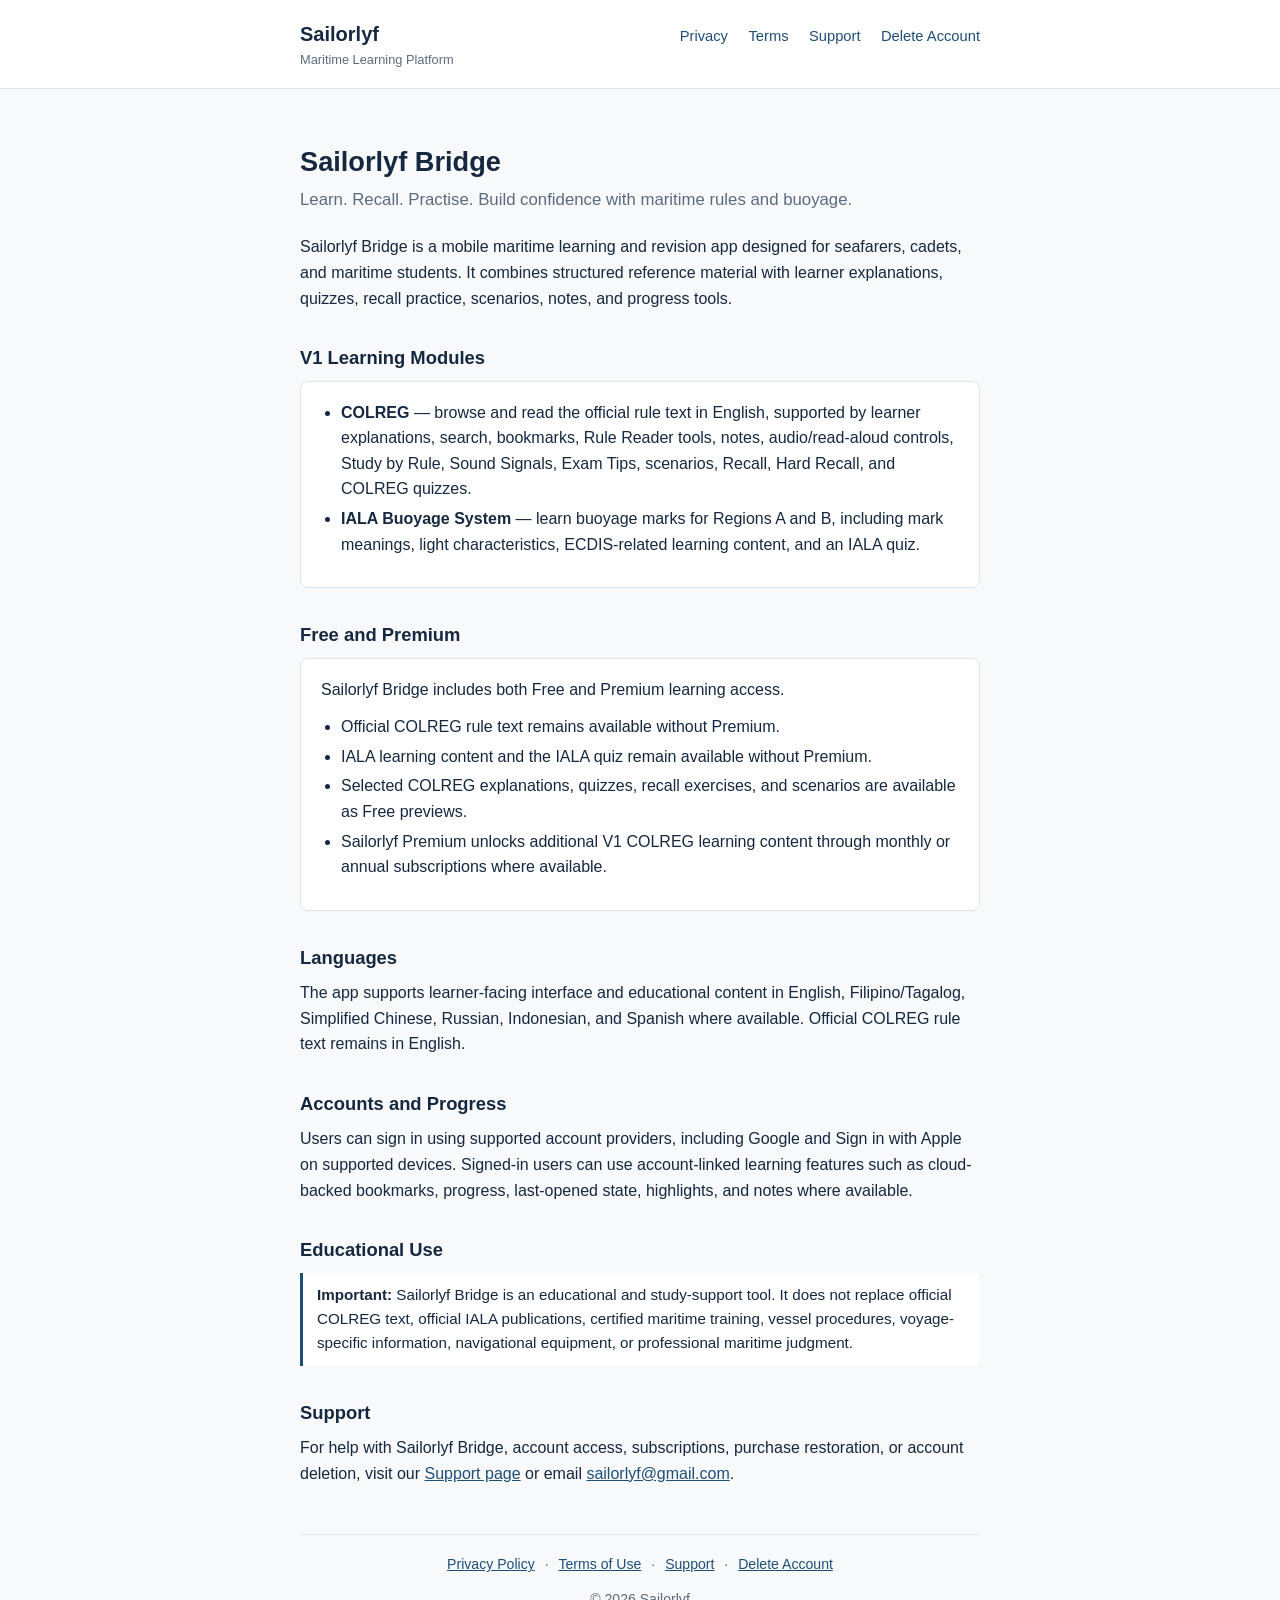
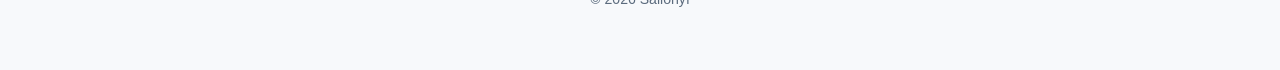
<file: index.html>
<!DOCTYPE html>
<html lang="en">
<head>
  <meta charset="utf-8">
  <meta name="viewport" content="width=device-width, initial-scale=1">
  <meta name="description" content="Sailorlyf Bridge — a maritime learning and revision app for seafarers, cadets, and maritime students.">
  <title>Sailorlyf Bridge — Maritime Learning & Revision</title>
  <link rel="stylesheet" href="styles.css">
</head>
<body>
  <header class="site-header">
    <div class="container">
      <a class="brand" href="/">Sailorlyf<span class="tagline">Maritime Learning Platform</span></a>
      <nav class="site-nav">
        <a href="/privacy/">Privacy</a>
        <a href="/terms/">Terms</a>
        <a href="/support/">Support</a>
        <a href="/delete-account/">Delete Account</a>
      </nav>
    </div>
  </header>

  <main class="container">
    <h1>Sailorlyf Bridge</h1>
    <p class="subtitle">Learn. Recall. Practise. Build confidence with maritime rules and buoyage.</p>

    <p>Sailorlyf Bridge is a mobile maritime learning and revision app designed for seafarers, cadets, and maritime students. It combines structured reference material with learner explanations, quizzes, recall practice, scenarios, notes, and progress tools.</p>

    <h2>V1 Learning Modules</h2>
    <div class="card">
      <ul>
        <li><strong>COLREG</strong> — browse and read the official rule text in English, supported by learner explanations, search, bookmarks, Rule Reader tools, notes, audio/read-aloud controls, Study by Rule, Sound Signals, Exam Tips, scenarios, Recall, Hard Recall, and COLREG quizzes.</li>
        <li><strong>IALA Buoyage System</strong> — learn buoyage marks for Regions A and B, including mark meanings, light characteristics, ECDIS-related learning content, and an IALA quiz.</li>
      </ul>
    </div>

    <h2>Free and Premium</h2>
    <div class="card">
      <p>Sailorlyf Bridge includes both Free and Premium learning access.</p>
      <ul>
        <li>Official COLREG rule text remains available without Premium.</li>
        <li>IALA learning content and the IALA quiz remain available without Premium.</li>
        <li>Selected COLREG explanations, quizzes, recall exercises, and scenarios are available as Free previews.</li>
        <li>Sailorlyf Premium unlocks additional V1 COLREG learning content through monthly or annual subscriptions where available.</li>
      </ul>
    </div>

    <h2>Languages</h2>
    <p>The app supports learner-facing interface and educational content in English, Filipino/Tagalog, Simplified Chinese, Russian, Indonesian, and Spanish where available. Official COLREG rule text remains in English.</p>

    <h2>Accounts and Progress</h2>
    <p>Users can sign in using supported account providers, including Google and Sign in with Apple on supported devices. Signed-in users can use account-linked learning features such as cloud-backed bookmarks, progress, last-opened state, highlights, and notes where available.</p>

    <h2>Educational Use</h2>
    <div class="note">
      <strong>Important:</strong> Sailorlyf Bridge is an educational and study-support tool. It does not replace official COLREG text, official IALA publications, certified maritime training, vessel procedures, voyage-specific information, navigational equipment, or professional maritime judgment.
    </div>

    <h2>Support</h2>
    <p>For help with Sailorlyf Bridge, account access, subscriptions, purchase restoration, or account deletion, visit our <a href="/support/">Support page</a> or email <a href="mailto:sailorlyf@gmail.com">sailorlyf@gmail.com</a>.</p>

    <footer class="site-footer">
      <p>
        <a href="/privacy/">Privacy Policy</a> ·
        <a href="/terms/">Terms of Use</a> ·
        <a href="/support/">Support</a> ·
        <a href="/delete-account/">Delete Account</a>
      </p>
      <p>&copy; 2026 Sailorlyf</p>
    </footer>
  </main>
</body>
</html>
</file>
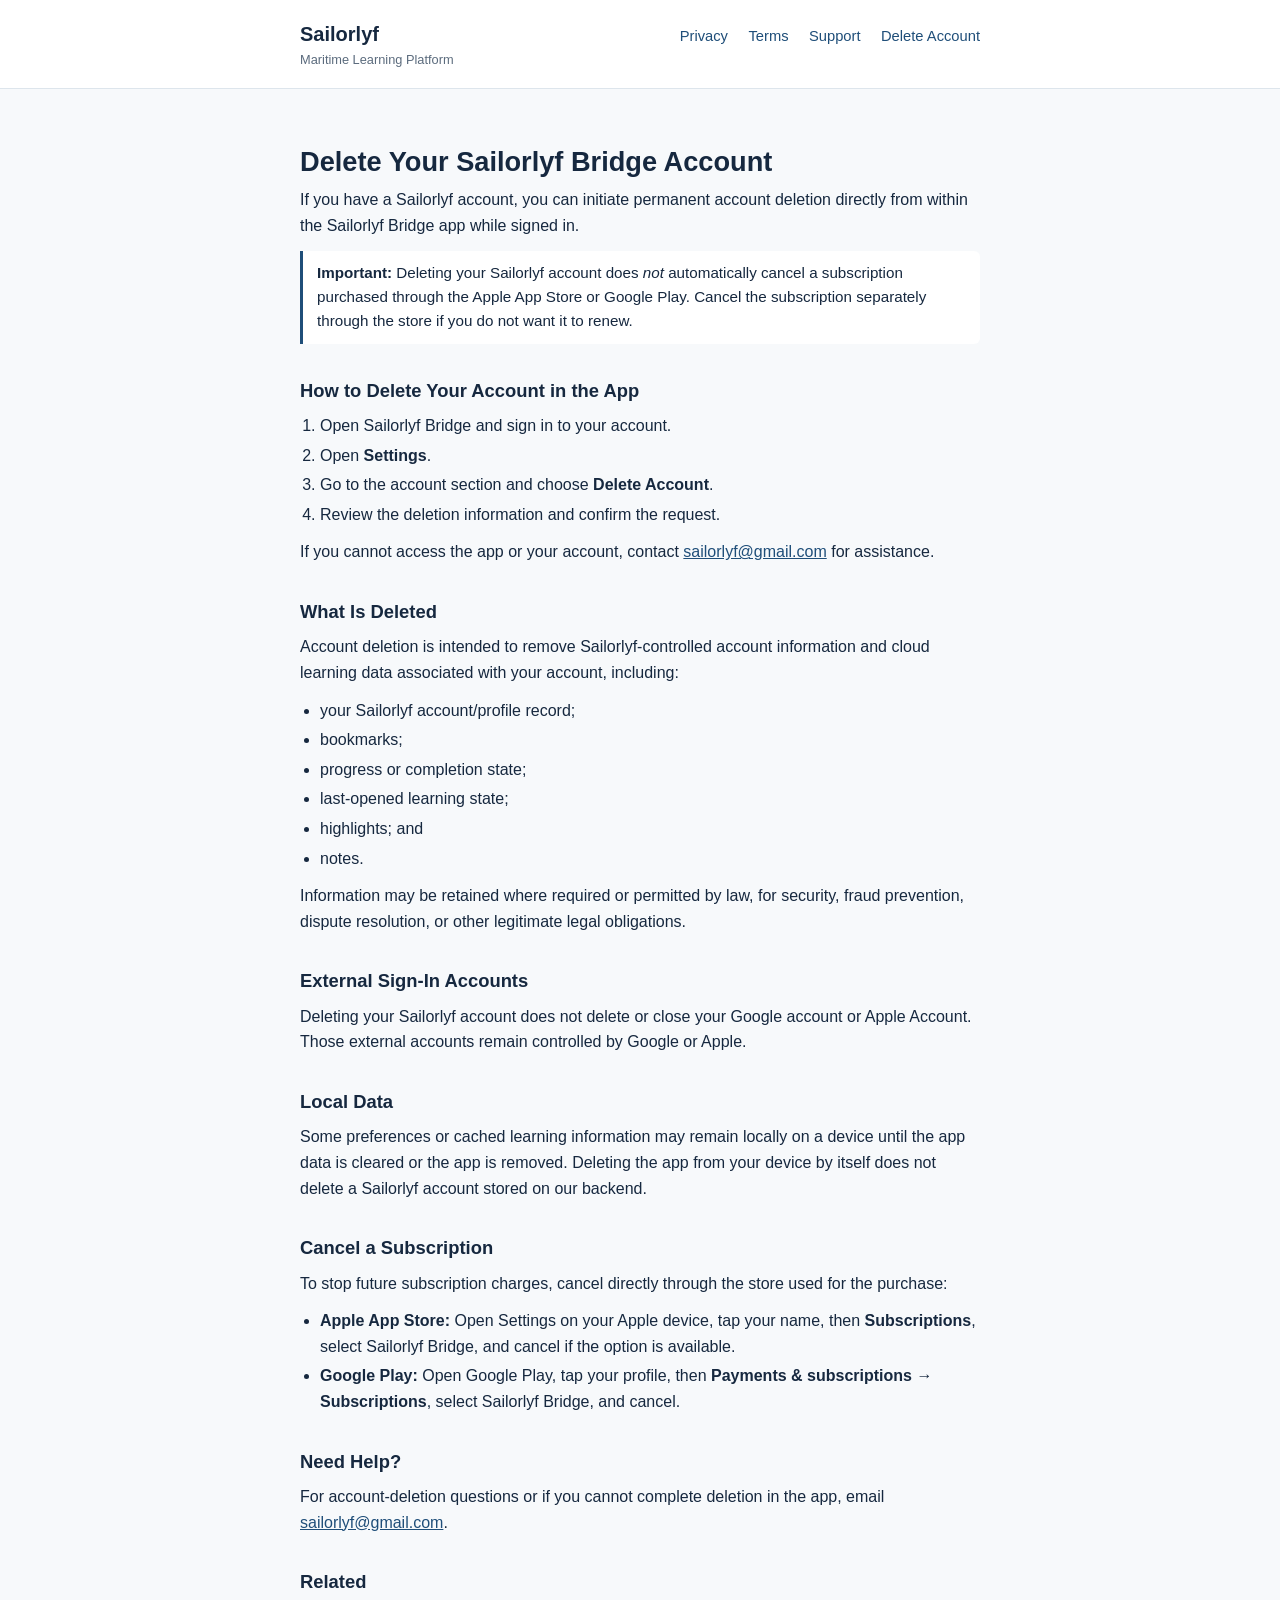
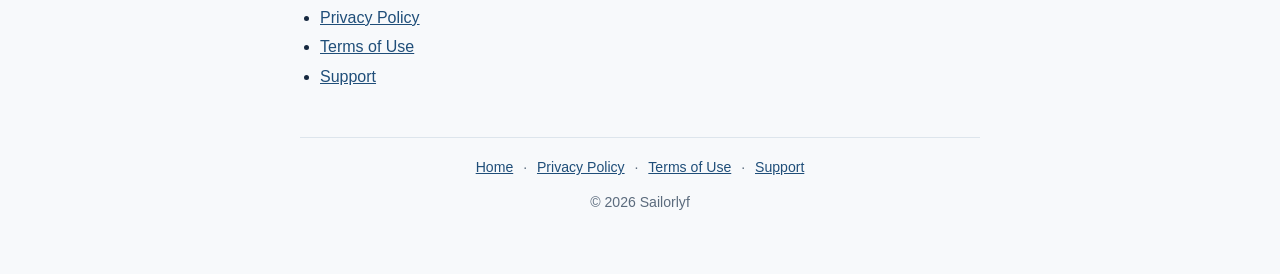
<file: delete-account/index.html>
<!DOCTYPE html>
<html lang="en">
<head>
  <meta charset="utf-8">
  <meta name="viewport" content="width=device-width, initial-scale=1">
  <meta name="description" content="How to delete your Sailorlyf Bridge account and associated data.">
  <title>Delete Your Sailorlyf Bridge Account</title>
  <link rel="stylesheet" href="../styles.css">
</head>
<body>
  <header class="site-header">
    <div class="container">
      <a class="brand" href="/">Sailorlyf<span class="tagline">Maritime Learning Platform</span></a>
      <nav class="site-nav">
        <a href="/privacy/">Privacy</a>
        <a href="/terms/">Terms</a>
        <a href="/support/">Support</a>
        <a href="/delete-account/">Delete Account</a>
      </nav>
    </div>
  </header>

  <main class="container">
    <h1>Delete Your Sailorlyf Bridge Account</h1>

    <p>If you have a Sailorlyf account, you can initiate permanent account deletion directly from within the Sailorlyf Bridge app while signed in.</p>

    <div class="note">
      <strong>Important:</strong> Deleting your Sailorlyf account does <em>not</em> automatically cancel a subscription purchased through the Apple App Store or Google Play. Cancel the subscription separately through the store if you do not want it to renew.
    </div>

    <h2>How to Delete Your Account in the App</h2>
    <ol>
      <li>Open Sailorlyf Bridge and sign in to your account.</li>
      <li>Open <strong>Settings</strong>.</li>
      <li>Go to the account section and choose <strong>Delete Account</strong>.</li>
      <li>Review the deletion information and confirm the request.</li>
    </ol>
    <p>If you cannot access the app or your account, contact <a href="mailto:sailorlyf@gmail.com?subject=Sailorlyf%20Account%20Deletion%20Request">sailorlyf@gmail.com</a> for assistance.</p>

    <h2>What Is Deleted</h2>
    <p>Account deletion is intended to remove Sailorlyf-controlled account information and cloud learning data associated with your account, including:</p>
    <ul>
      <li>your Sailorlyf account/profile record;</li>
      <li>bookmarks;</li>
      <li>progress or completion state;</li>
      <li>last-opened learning state;</li>
      <li>highlights; and</li>
      <li>notes.</li>
    </ul>
    <p>Information may be retained where required or permitted by law, for security, fraud prevention, dispute resolution, or other legitimate legal obligations.</p>

    <h2>External Sign-In Accounts</h2>
    <p>Deleting your Sailorlyf account does not delete or close your Google account or Apple Account. Those external accounts remain controlled by Google or Apple.</p>

    <h2>Local Data</h2>
    <p>Some preferences or cached learning information may remain locally on a device until the app data is cleared or the app is removed. Deleting the app from your device by itself does not delete a Sailorlyf account stored on our backend.</p>

    <h2>Cancel a Subscription</h2>
    <p>To stop future subscription charges, cancel directly through the store used for the purchase:</p>
    <ul>
      <li><strong>Apple App Store:</strong> Open Settings on your Apple device, tap your name, then <strong>Subscriptions</strong>, select Sailorlyf Bridge, and cancel if the option is available.</li>
      <li><strong>Google Play:</strong> Open Google Play, tap your profile, then <strong>Payments &amp; subscriptions</strong> → <strong>Subscriptions</strong>, select Sailorlyf Bridge, and cancel.</li>
    </ul>

    <h2>Need Help?</h2>
    <p>For account-deletion questions or if you cannot complete deletion in the app, email <a href="mailto:sailorlyf@gmail.com">sailorlyf@gmail.com</a>.</p>

    <h2>Related</h2>
    <ul>
      <li><a href="/privacy/">Privacy Policy</a></li>
      <li><a href="/terms/">Terms of Use</a></li>
      <li><a href="/support/">Support</a></li>
    </ul>

    <footer class="site-footer">
      <p>
        <a href="/">Home</a> ·
        <a href="/privacy/">Privacy Policy</a> ·
        <a href="/terms/">Terms of Use</a> ·
        <a href="/support/">Support</a>
      </p>
      <p>&copy; 2026 Sailorlyf</p>
    </footer>
  </main>
</body>
</html>
</file>
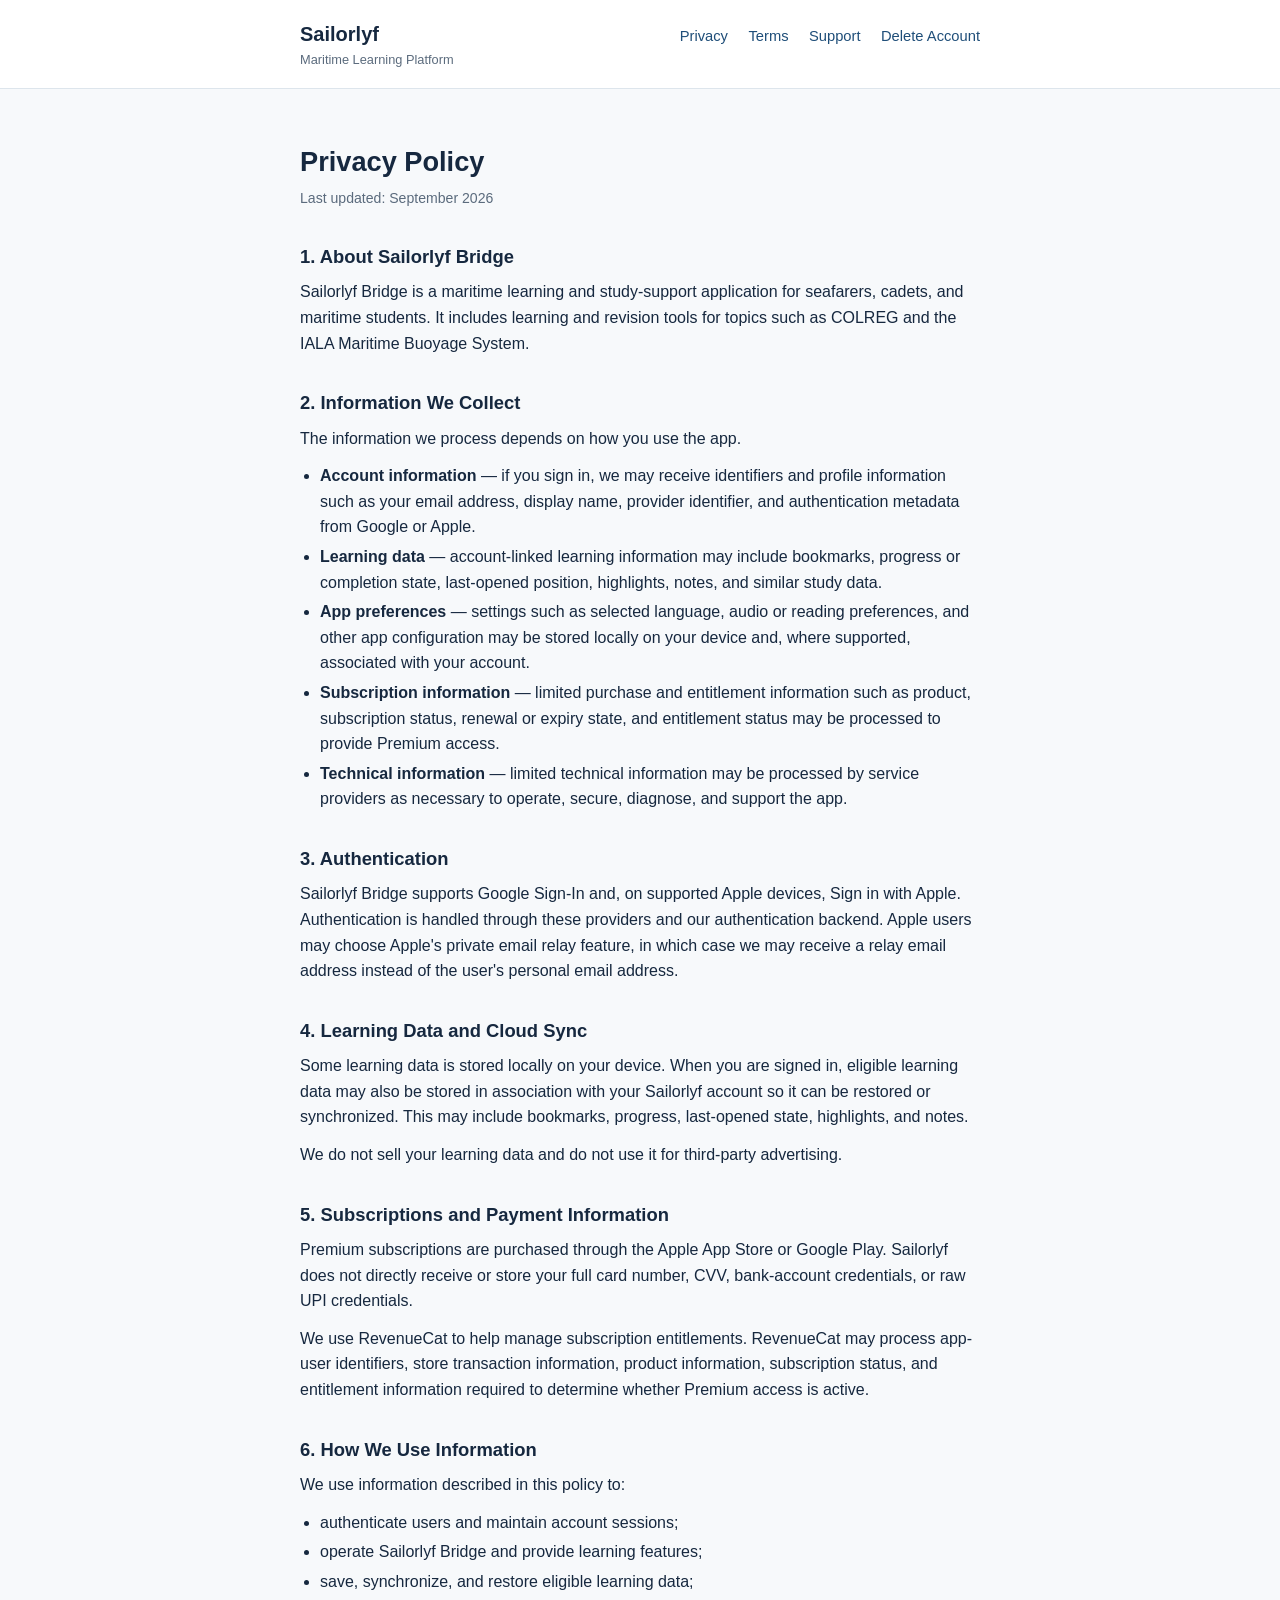
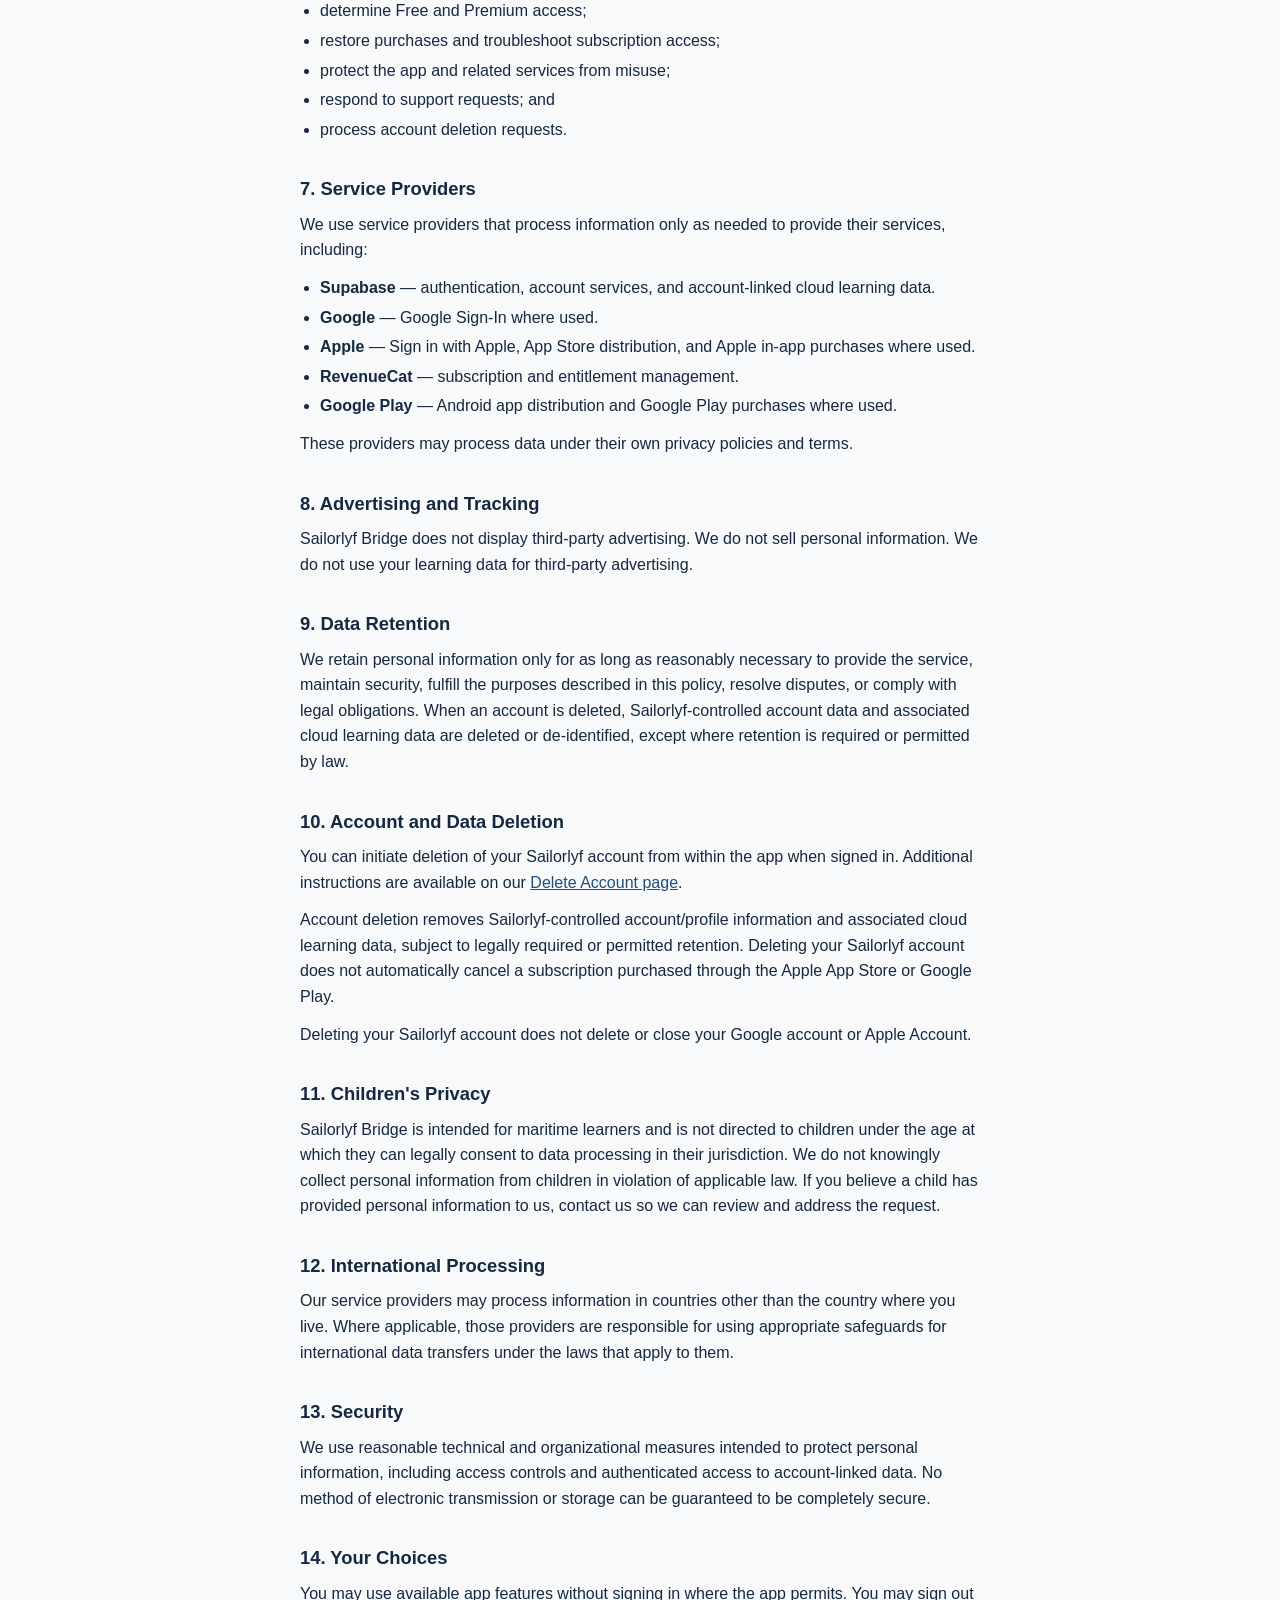
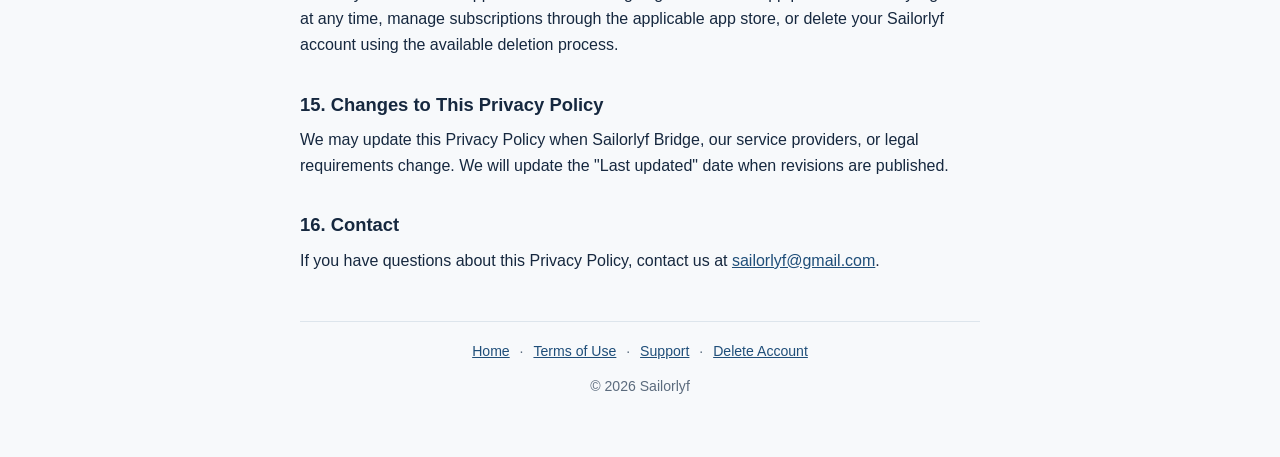
<file: privacy/index.html>
<!DOCTYPE html>
<html lang="en">
<head>
  <meta charset="utf-8">
  <meta name="viewport" content="width=device-width, initial-scale=1">
  <meta name="description" content="Privacy Policy for Sailorlyf Bridge.">
  <title>Privacy Policy — Sailorlyf Bridge</title>
  <link rel="stylesheet" href="../styles.css">
</head>
<body>
  <header class="site-header">
    <div class="container">
      <a class="brand" href="/">Sailorlyf<span class="tagline">Maritime Learning Platform</span></a>
      <nav class="site-nav">
        <a href="/privacy/">Privacy</a>
        <a href="/terms/">Terms</a>
        <a href="/support/">Support</a>
        <a href="/delete-account/">Delete Account</a>
      </nav>
    </div>
  </header>

  <main class="container">
    <h1>Privacy Policy</h1>
    <p class="meta">Last updated: September 2026</p>

    <h2>1. About Sailorlyf Bridge</h2>
    <p>Sailorlyf Bridge is a maritime learning and study-support application for seafarers, cadets, and maritime students. It includes learning and revision tools for topics such as COLREG and the IALA Maritime Buoyage System.</p>

    <h2>2. Information We Collect</h2>
    <p>The information we process depends on how you use the app.</p>
    <ul>
      <li><strong>Account information</strong> — if you sign in, we may receive identifiers and profile information such as your email address, display name, provider identifier, and authentication metadata from Google or Apple.</li>
      <li><strong>Learning data</strong> — account-linked learning information may include bookmarks, progress or completion state, last-opened position, highlights, notes, and similar study data.</li>
      <li><strong>App preferences</strong> — settings such as selected language, audio or reading preferences, and other app configuration may be stored locally on your device and, where supported, associated with your account.</li>
      <li><strong>Subscription information</strong> — limited purchase and entitlement information such as product, subscription status, renewal or expiry state, and entitlement status may be processed to provide Premium access.</li>
      <li><strong>Technical information</strong> — limited technical information may be processed by service providers as necessary to operate, secure, diagnose, and support the app.</li>
    </ul>

    <h2>3. Authentication</h2>
    <p>Sailorlyf Bridge supports Google Sign-In and, on supported Apple devices, Sign in with Apple. Authentication is handled through these providers and our authentication backend. Apple users may choose Apple's private email relay feature, in which case we may receive a relay email address instead of the user's personal email address.</p>

    <h2>4. Learning Data and Cloud Sync</h2>
    <p>Some learning data is stored locally on your device. When you are signed in, eligible learning data may also be stored in association with your Sailorlyf account so it can be restored or synchronized. This may include bookmarks, progress, last-opened state, highlights, and notes.</p>
    <p>We do not sell your learning data and do not use it for third-party advertising.</p>

    <h2>5. Subscriptions and Payment Information</h2>
    <p>Premium subscriptions are purchased through the Apple App Store or Google Play. Sailorlyf does not directly receive or store your full card number, CVV, bank-account credentials, or raw UPI credentials.</p>
    <p>We use RevenueCat to help manage subscription entitlements. RevenueCat may process app-user identifiers, store transaction information, product information, subscription status, and entitlement information required to determine whether Premium access is active.</p>

    <h2>6. How We Use Information</h2>
    <p>We use information described in this policy to:</p>
    <ul>
      <li>authenticate users and maintain account sessions;</li>
      <li>operate Sailorlyf Bridge and provide learning features;</li>
      <li>save, synchronize, and restore eligible learning data;</li>
      <li>determine Free and Premium access;</li>
      <li>restore purchases and troubleshoot subscription access;</li>
      <li>protect the app and related services from misuse;</li>
      <li>respond to support requests; and</li>
      <li>process account deletion requests.</li>
    </ul>

    <h2>7. Service Providers</h2>
    <p>We use service providers that process information only as needed to provide their services, including:</p>
    <ul>
      <li><strong>Supabase</strong> — authentication, account services, and account-linked cloud learning data.</li>
      <li><strong>Google</strong> — Google Sign-In where used.</li>
      <li><strong>Apple</strong> — Sign in with Apple, App Store distribution, and Apple in-app purchases where used.</li>
      <li><strong>RevenueCat</strong> — subscription and entitlement management.</li>
      <li><strong>Google Play</strong> — Android app distribution and Google Play purchases where used.</li>
    </ul>
    <p>These providers may process data under their own privacy policies and terms.</p>

    <h2>8. Advertising and Tracking</h2>
    <p>Sailorlyf Bridge does not display third-party advertising. We do not sell personal information. We do not use your learning data for third-party advertising.</p>

    <h2>9. Data Retention</h2>
    <p>We retain personal information only for as long as reasonably necessary to provide the service, maintain security, fulfill the purposes described in this policy, resolve disputes, or comply with legal obligations. When an account is deleted, Sailorlyf-controlled account data and associated cloud learning data are deleted or de-identified, except where retention is required or permitted by law.</p>

    <h2>10. Account and Data Deletion</h2>
    <p>You can initiate deletion of your Sailorlyf account from within the app when signed in. Additional instructions are available on our <a href="/delete-account/">Delete Account page</a>.</p>
    <p>Account deletion removes Sailorlyf-controlled account/profile information and associated cloud learning data, subject to legally required or permitted retention. Deleting your Sailorlyf account does not automatically cancel a subscription purchased through the Apple App Store or Google Play.</p>
    <p>Deleting your Sailorlyf account does not delete or close your Google account or Apple Account.</p>

    <h2>11. Children's Privacy</h2>
    <p>Sailorlyf Bridge is intended for maritime learners and is not directed to children under the age at which they can legally consent to data processing in their jurisdiction. We do not knowingly collect personal information from children in violation of applicable law. If you believe a child has provided personal information to us, contact us so we can review and address the request.</p>

    <h2>12. International Processing</h2>
    <p>Our service providers may process information in countries other than the country where you live. Where applicable, those providers are responsible for using appropriate safeguards for international data transfers under the laws that apply to them.</p>

    <h2>13. Security</h2>
    <p>We use reasonable technical and organizational measures intended to protect personal information, including access controls and authenticated access to account-linked data. No method of electronic transmission or storage can be guaranteed to be completely secure.</p>

    <h2>14. Your Choices</h2>
    <p>You may use available app features without signing in where the app permits. You may sign out at any time, manage subscriptions through the applicable app store, or delete your Sailorlyf account using the available deletion process.</p>

    <h2>15. Changes to This Privacy Policy</h2>
    <p>We may update this Privacy Policy when Sailorlyf Bridge, our service providers, or legal requirements change. We will update the "Last updated" date when revisions are published.</p>

    <h2>16. Contact</h2>
    <p>If you have questions about this Privacy Policy, contact us at <a href="mailto:sailorlyf@gmail.com">sailorlyf@gmail.com</a>.</p>

    <footer class="site-footer">
      <p>
        <a href="/">Home</a> ·
        <a href="/terms/">Terms of Use</a> ·
        <a href="/support/">Support</a> ·
        <a href="/delete-account/">Delete Account</a>
      </p>
      <p>&copy; 2026 Sailorlyf</p>
    </footer>
  </main>
</body>
</html>
</file>
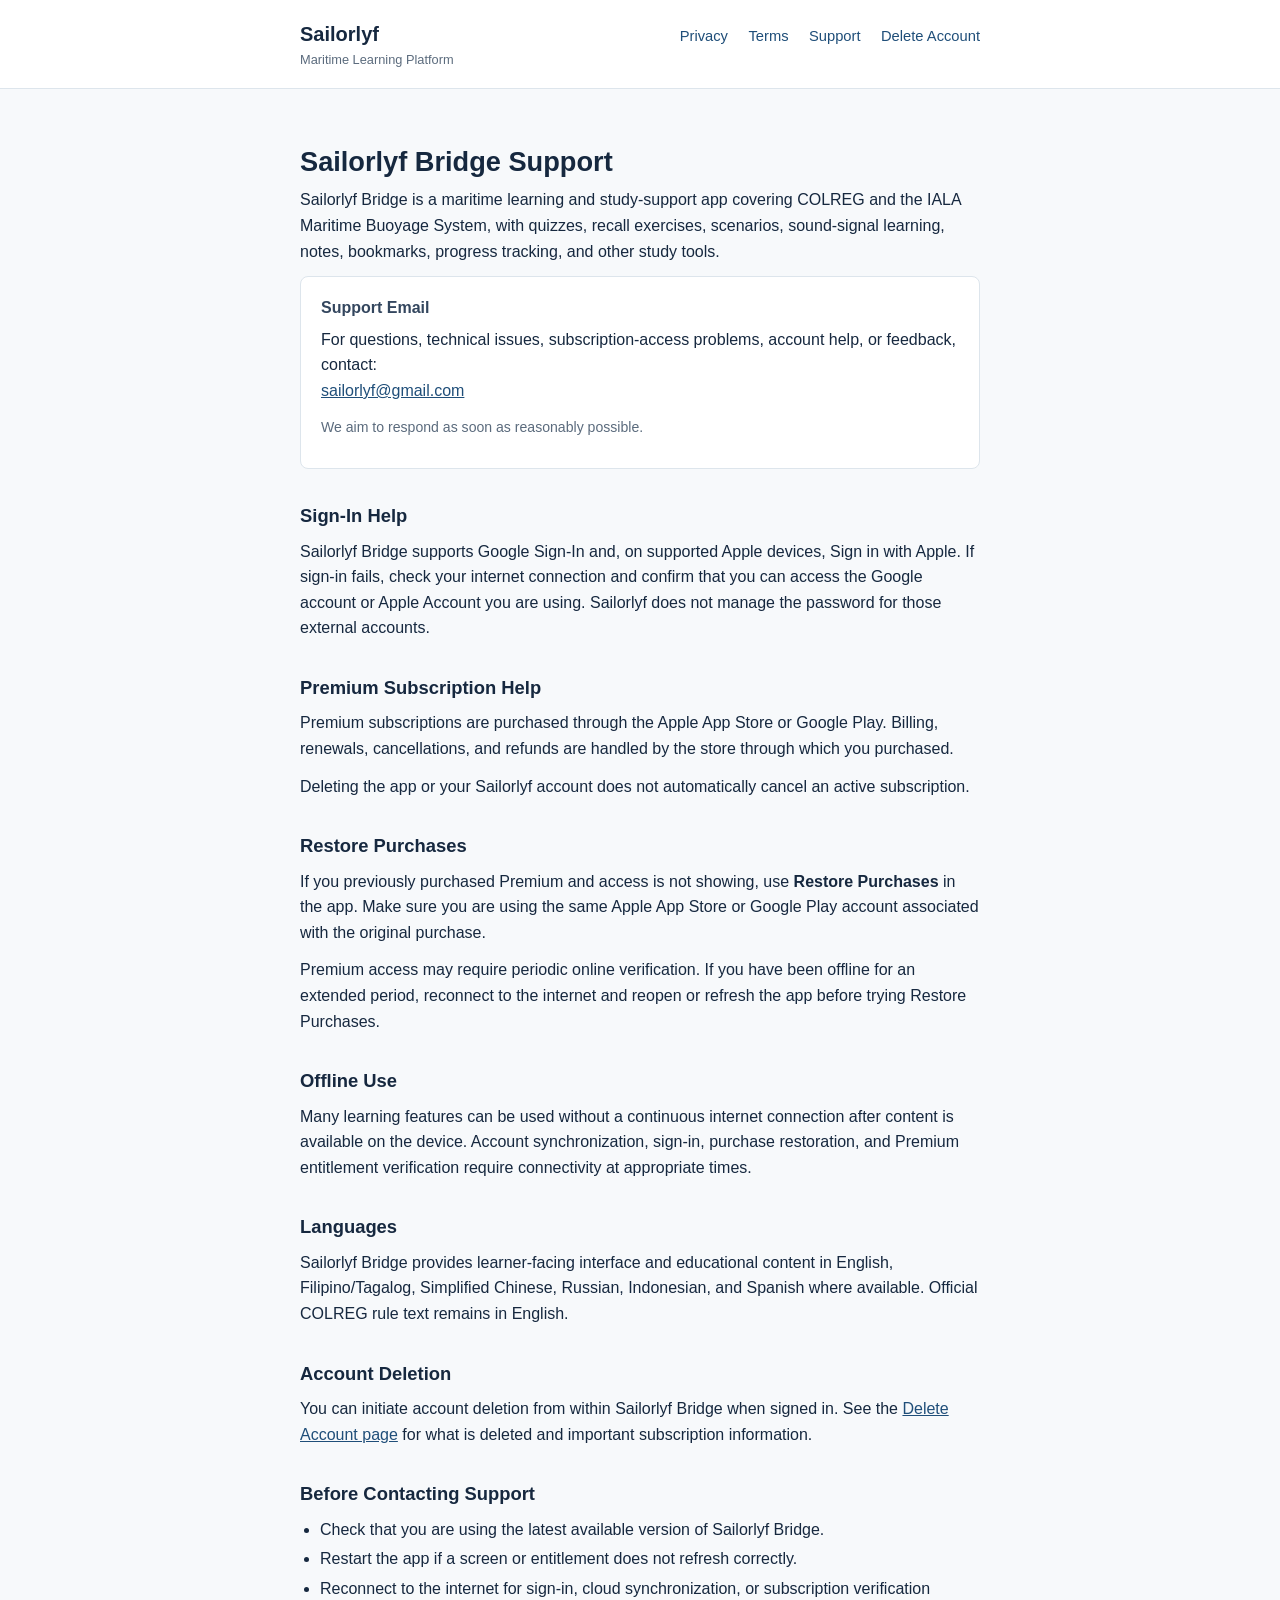
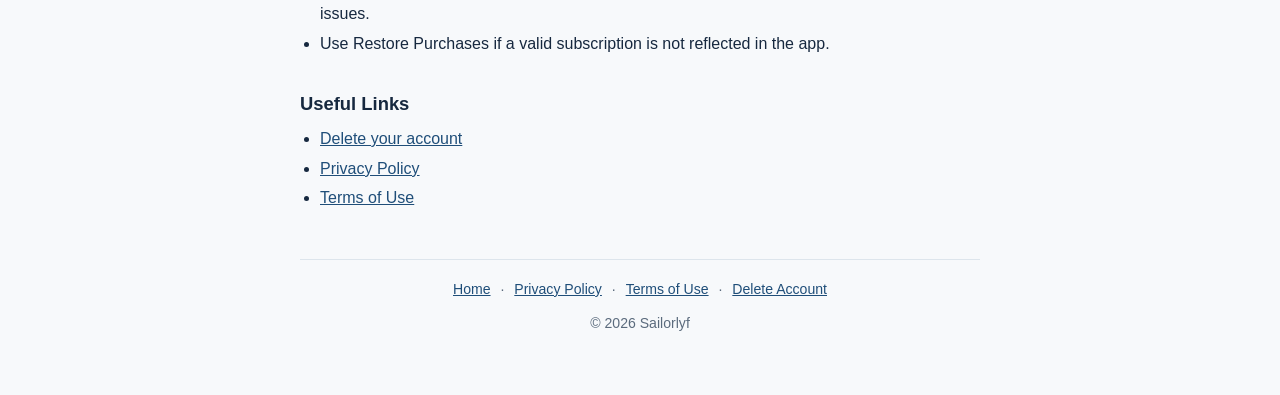
<file: support/index.html>
<!DOCTYPE html>
<html lang="en">
<head>
  <meta charset="utf-8">
  <meta name="viewport" content="width=device-width, initial-scale=1">
  <meta name="description" content="Support for Sailorlyf Bridge.">
  <title>Sailorlyf Bridge Support</title>
  <link rel="stylesheet" href="../styles.css">
</head>
<body>
  <header class="site-header">
    <div class="container">
      <a class="brand" href="/">Sailorlyf<span class="tagline">Maritime Learning Platform</span></a>
      <nav class="site-nav">
        <a href="/privacy/">Privacy</a>
        <a href="/terms/">Terms</a>
        <a href="/support/">Support</a>
        <a href="/delete-account/">Delete Account</a>
      </nav>
    </div>
  </header>

  <main class="container">
    <h1>Sailorlyf Bridge Support</h1>
    <p>Sailorlyf Bridge is a maritime learning and study-support app covering COLREG and the IALA Maritime Buoyage System, with quizzes, recall exercises, scenarios, sound-signal learning, notes, bookmarks, progress tracking, and other study tools.</p>

    <div class="card">
      <h3 style="margin-top:0">Support Email</h3>
      <p>For questions, technical issues, subscription-access problems, account help, or feedback, contact:<br>
      <a href="mailto:sailorlyf@gmail.com">sailorlyf@gmail.com</a></p>
      <p class="meta">We aim to respond as soon as reasonably possible.</p>
    </div>

    <h2>Sign-In Help</h2>
    <p>Sailorlyf Bridge supports Google Sign-In and, on supported Apple devices, Sign in with Apple. If sign-in fails, check your internet connection and confirm that you can access the Google account or Apple Account you are using. Sailorlyf does not manage the password for those external accounts.</p>

    <h2>Premium Subscription Help</h2>
    <p>Premium subscriptions are purchased through the Apple App Store or Google Play. Billing, renewals, cancellations, and refunds are handled by the store through which you purchased.</p>
    <p>Deleting the app or your Sailorlyf account does not automatically cancel an active subscription.</p>

    <h2>Restore Purchases</h2>
    <p>If you previously purchased Premium and access is not showing, use <strong>Restore Purchases</strong> in the app. Make sure you are using the same Apple App Store or Google Play account associated with the original purchase.</p>
    <p>Premium access may require periodic online verification. If you have been offline for an extended period, reconnect to the internet and reopen or refresh the app before trying Restore Purchases.</p>

    <h2>Offline Use</h2>
    <p>Many learning features can be used without a continuous internet connection after content is available on the device. Account synchronization, sign-in, purchase restoration, and Premium entitlement verification require connectivity at appropriate times.</p>

    <h2>Languages</h2>
    <p>Sailorlyf Bridge provides learner-facing interface and educational content in English, Filipino/Tagalog, Simplified Chinese, Russian, Indonesian, and Spanish where available. Official COLREG rule text remains in English.</p>

    <h2>Account Deletion</h2>
    <p>You can initiate account deletion from within Sailorlyf Bridge when signed in. See the <a href="/delete-account/">Delete Account page</a> for what is deleted and important subscription information.</p>

    <h2>Before Contacting Support</h2>
    <ul>
      <li>Check that you are using the latest available version of Sailorlyf Bridge.</li>
      <li>Restart the app if a screen or entitlement does not refresh correctly.</li>
      <li>Reconnect to the internet for sign-in, cloud synchronization, or subscription verification issues.</li>
      <li>Use Restore Purchases if a valid subscription is not reflected in the app.</li>
    </ul>

    <h2>Useful Links</h2>
    <ul>
      <li><a href="/delete-account/">Delete your account</a></li>
      <li><a href="/privacy/">Privacy Policy</a></li>
      <li><a href="/terms/">Terms of Use</a></li>
    </ul>

    <footer class="site-footer">
      <p>
        <a href="/">Home</a> ·
        <a href="/privacy/">Privacy Policy</a> ·
        <a href="/terms/">Terms of Use</a> ·
        <a href="/delete-account/">Delete Account</a>
      </p>
      <p>&copy; 2026 Sailorlyf</p>
    </footer>
  </main>
</body>
</html>
</file>
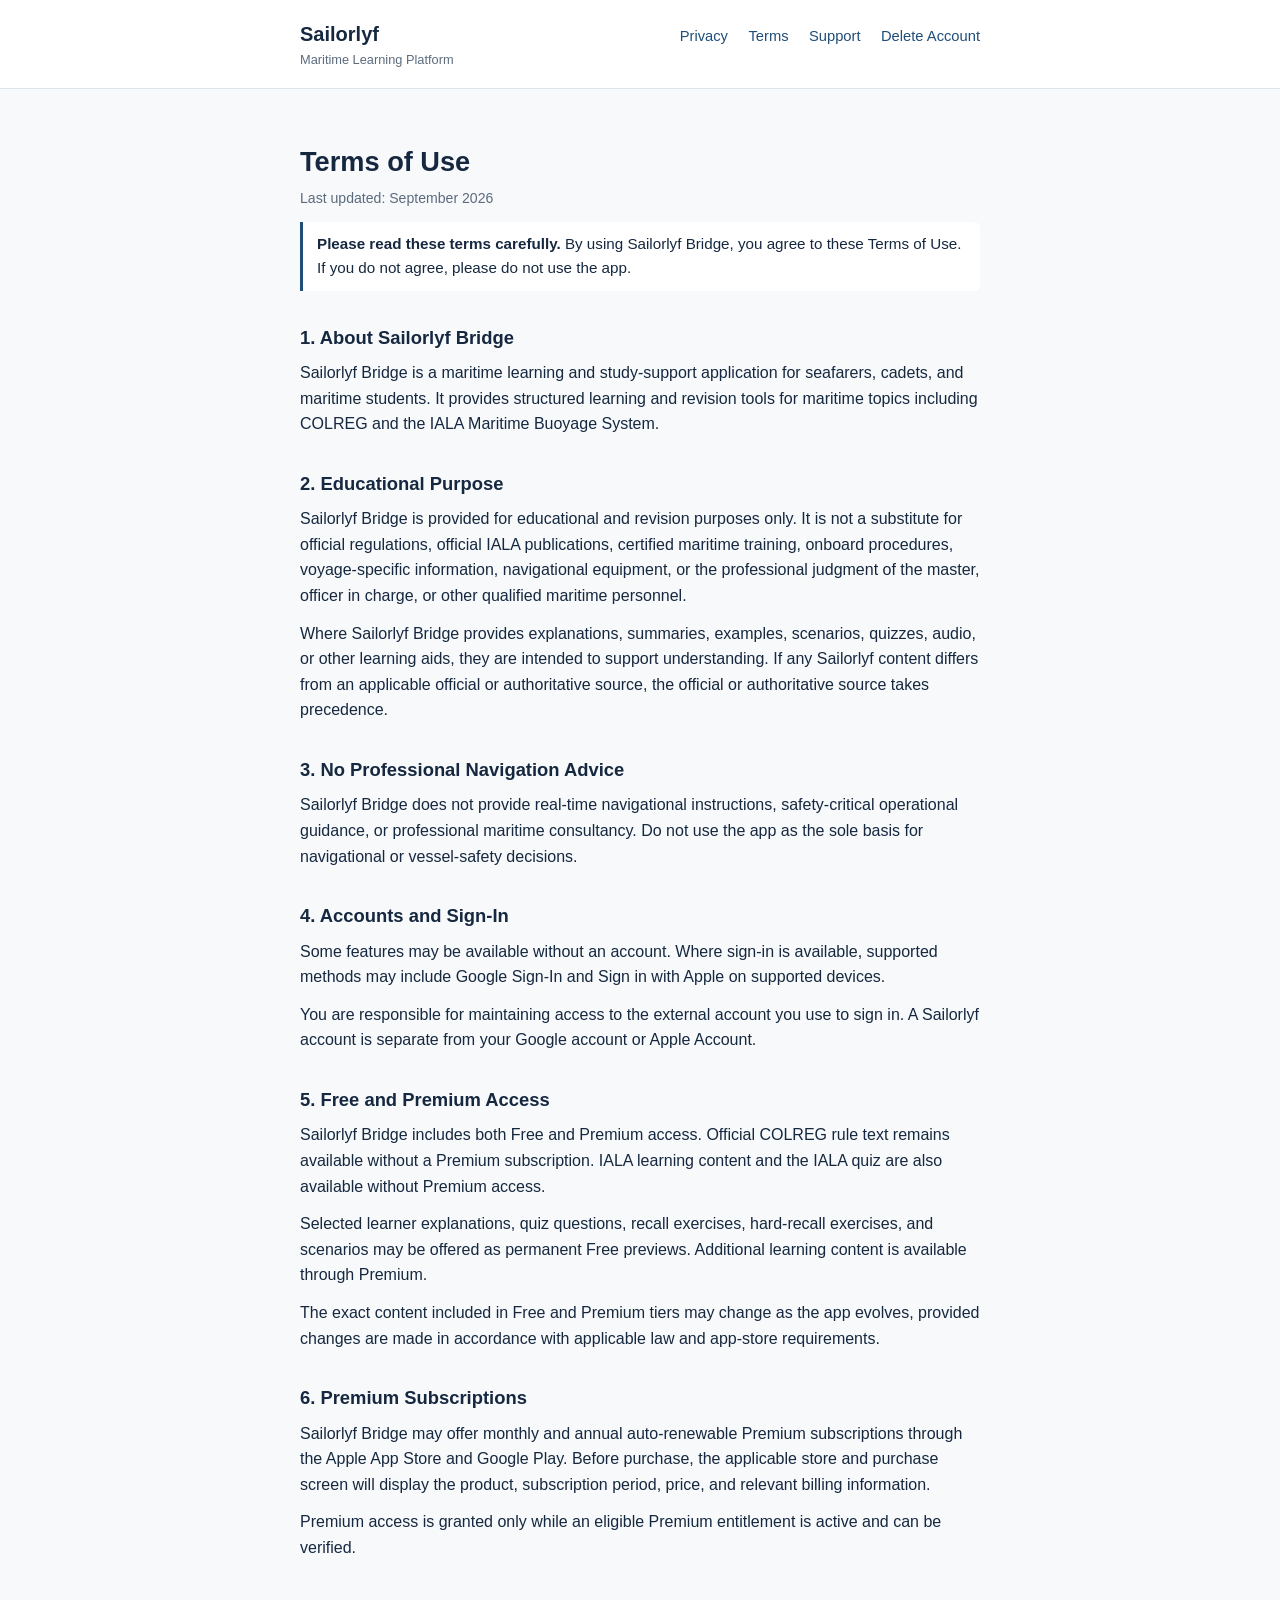
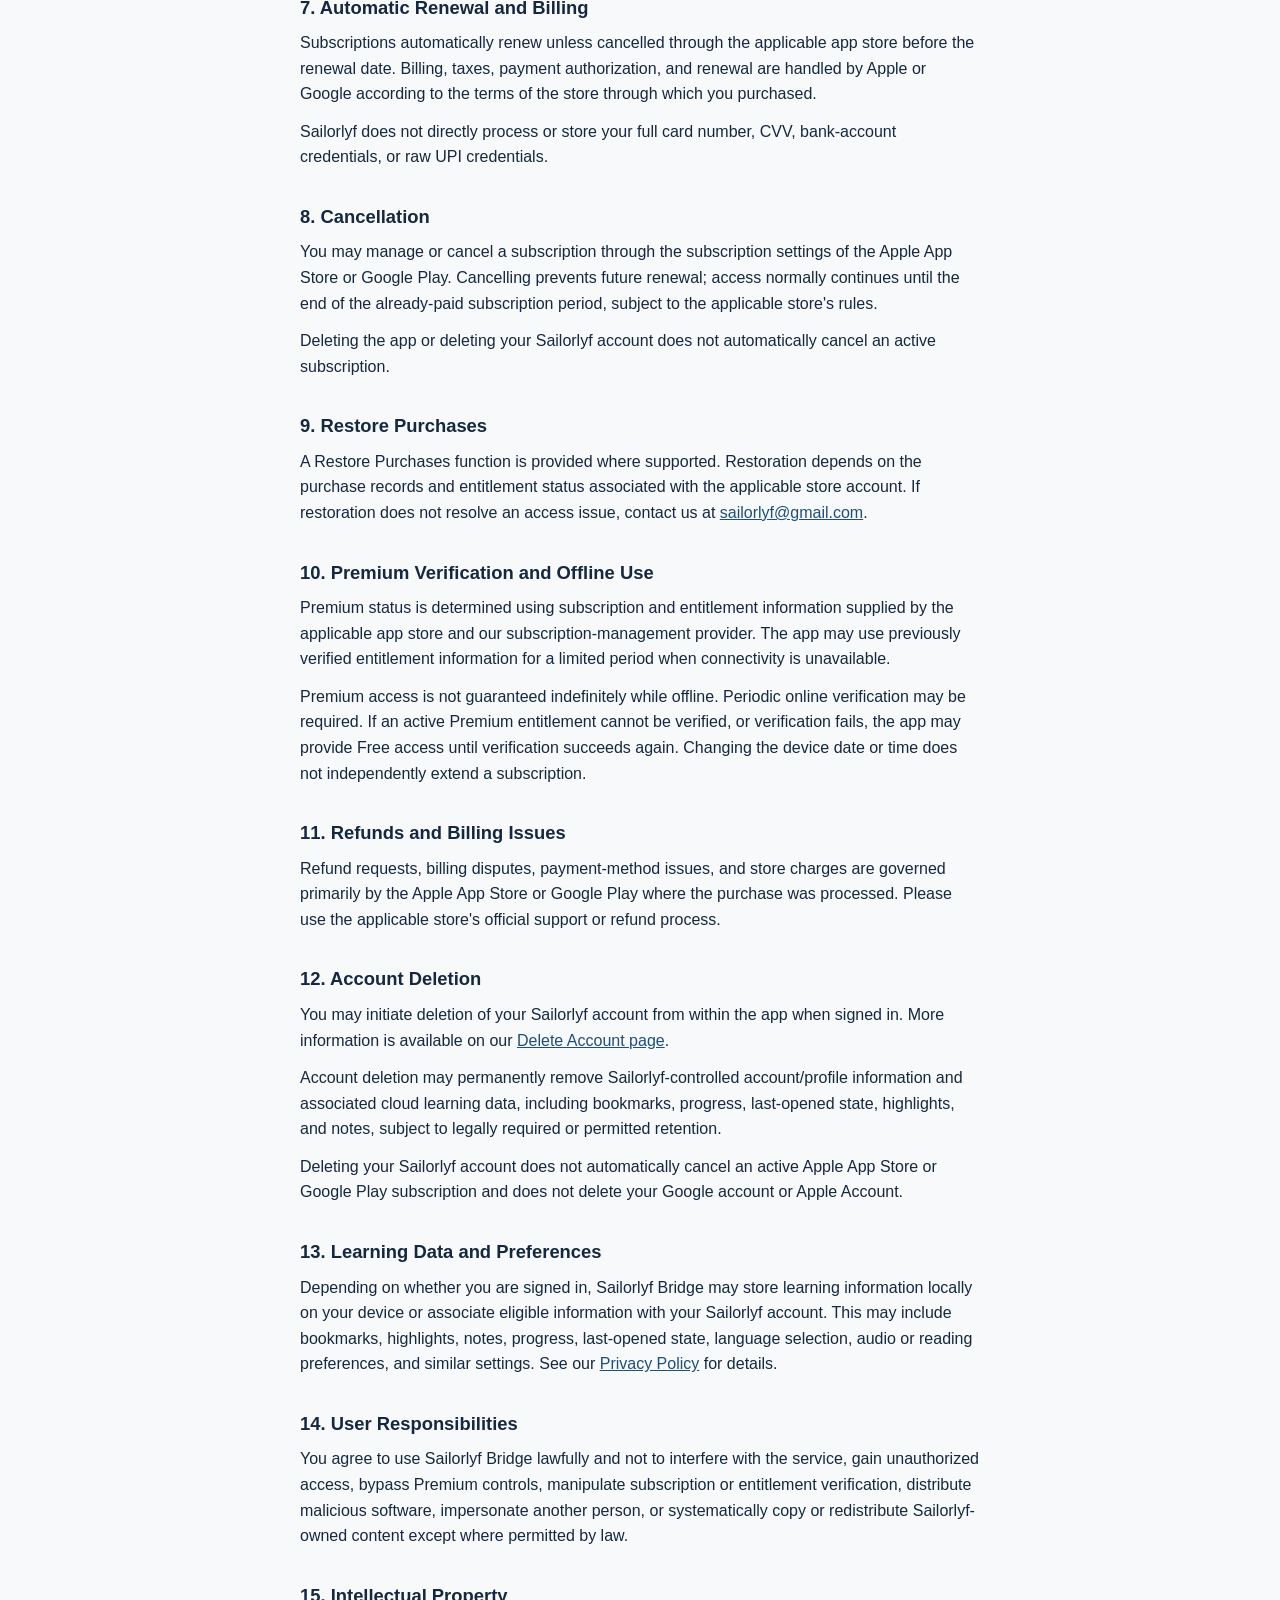
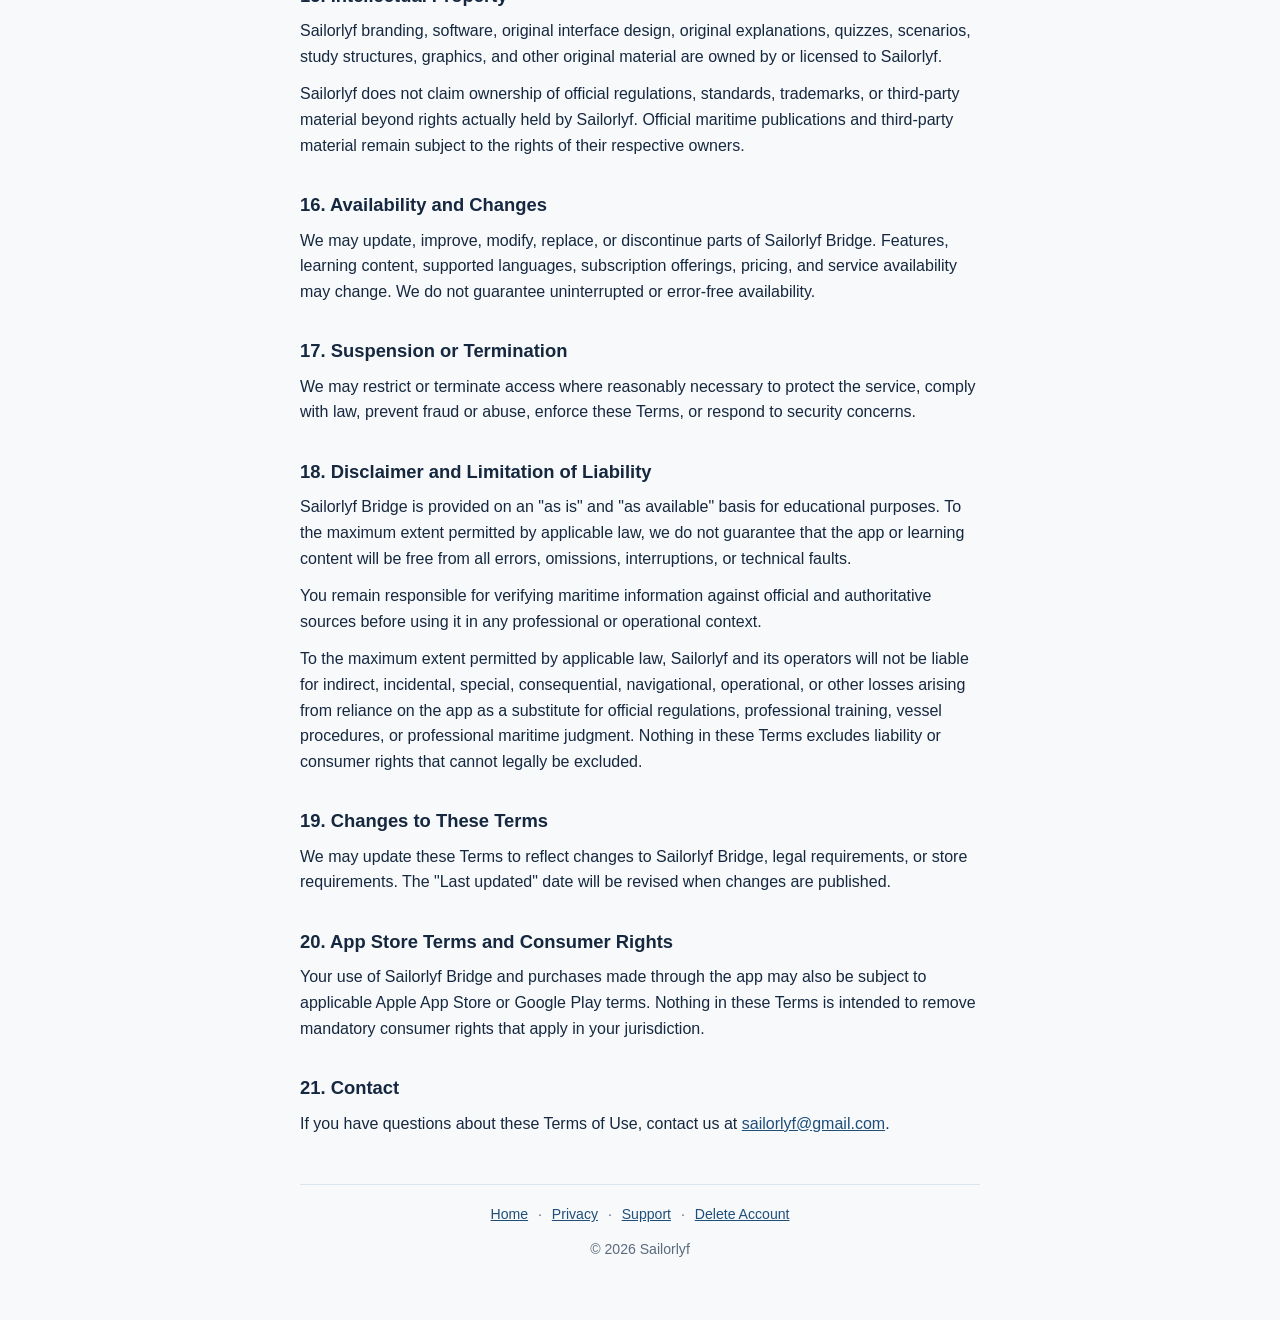
<file: terms/index.html>
<!DOCTYPE html>
<html lang="en">
<head>
  <meta charset="utf-8">
  <meta name="viewport" content="width=device-width, initial-scale=1">
  <meta name="description" content="Terms of Use for Sailorlyf Bridge.">
  <title>Terms of Use — Sailorlyf Bridge</title>
  <link rel="stylesheet" href="../styles.css">
</head>
<body>
  <header class="site-header">
    <div class="container">
      <a class="brand" href="/">Sailorlyf<span class="tagline">Maritime Learning Platform</span></a>
      <nav class="site-nav">
        <a href="/privacy/">Privacy</a>
        <a href="/terms/">Terms</a>
        <a href="/support/">Support</a>
        <a href="/delete-account/">Delete Account</a>
      </nav>
    </div>
  </header>

  <main class="container">
    <h1>Terms of Use</h1>
    <p class="meta">Last updated: September 2026</p>

    <div class="note">
      <strong>Please read these terms carefully.</strong> By using Sailorlyf Bridge, you agree to these Terms of Use. If you do not agree, please do not use the app.
    </div>

    <h2>1. About Sailorlyf Bridge</h2>
    <p>Sailorlyf Bridge is a maritime learning and study-support application for seafarers, cadets, and maritime students. It provides structured learning and revision tools for maritime topics including COLREG and the IALA Maritime Buoyage System.</p>

    <h2>2. Educational Purpose</h2>
    <p>Sailorlyf Bridge is provided for educational and revision purposes only. It is not a substitute for official regulations, official IALA publications, certified maritime training, onboard procedures, voyage-specific information, navigational equipment, or the professional judgment of the master, officer in charge, or other qualified maritime personnel.</p>
    <p>Where Sailorlyf Bridge provides explanations, summaries, examples, scenarios, quizzes, audio, or other learning aids, they are intended to support understanding. If any Sailorlyf content differs from an applicable official or authoritative source, the official or authoritative source takes precedence.</p>

    <h2>3. No Professional Navigation Advice</h2>
    <p>Sailorlyf Bridge does not provide real-time navigational instructions, safety-critical operational guidance, or professional maritime consultancy. Do not use the app as the sole basis for navigational or vessel-safety decisions.</p>

    <h2>4. Accounts and Sign-In</h2>
    <p>Some features may be available without an account. Where sign-in is available, supported methods may include Google Sign-In and Sign in with Apple on supported devices.</p>
    <p>You are responsible for maintaining access to the external account you use to sign in. A Sailorlyf account is separate from your Google account or Apple Account.</p>

    <h2>5. Free and Premium Access</h2>
    <p>Sailorlyf Bridge includes both Free and Premium access. Official COLREG rule text remains available without a Premium subscription. IALA learning content and the IALA quiz are also available without Premium access.</p>
    <p>Selected learner explanations, quiz questions, recall exercises, hard-recall exercises, and scenarios may be offered as permanent Free previews. Additional learning content is available through Premium.</p>
    <p>The exact content included in Free and Premium tiers may change as the app evolves, provided changes are made in accordance with applicable law and app-store requirements.</p>

    <h2>6. Premium Subscriptions</h2>
    <p>Sailorlyf Bridge may offer monthly and annual auto-renewable Premium subscriptions through the Apple App Store and Google Play. Before purchase, the applicable store and purchase screen will display the product, subscription period, price, and relevant billing information.</p>
    <p>Premium access is granted only while an eligible Premium entitlement is active and can be verified.</p>

    <h2>7. Automatic Renewal and Billing</h2>
    <p>Subscriptions automatically renew unless cancelled through the applicable app store before the renewal date. Billing, taxes, payment authorization, and renewal are handled by Apple or Google according to the terms of the store through which you purchased.</p>
    <p>Sailorlyf does not directly process or store your full card number, CVV, bank-account credentials, or raw UPI credentials.</p>

    <h2>8. Cancellation</h2>
    <p>You may manage or cancel a subscription through the subscription settings of the Apple App Store or Google Play. Cancelling prevents future renewal; access normally continues until the end of the already-paid subscription period, subject to the applicable store's rules.</p>
    <p>Deleting the app or deleting your Sailorlyf account does not automatically cancel an active subscription.</p>

    <h2>9. Restore Purchases</h2>
    <p>A Restore Purchases function is provided where supported. Restoration depends on the purchase records and entitlement status associated with the applicable store account. If restoration does not resolve an access issue, contact us at <a href="mailto:sailorlyf@gmail.com">sailorlyf@gmail.com</a>.</p>

    <h2>10. Premium Verification and Offline Use</h2>
    <p>Premium status is determined using subscription and entitlement information supplied by the applicable app store and our subscription-management provider. The app may use previously verified entitlement information for a limited period when connectivity is unavailable.</p>
    <p>Premium access is not guaranteed indefinitely while offline. Periodic online verification may be required. If an active Premium entitlement cannot be verified, or verification fails, the app may provide Free access until verification succeeds again. Changing the device date or time does not independently extend a subscription.</p>

    <h2>11. Refunds and Billing Issues</h2>
    <p>Refund requests, billing disputes, payment-method issues, and store charges are governed primarily by the Apple App Store or Google Play where the purchase was processed. Please use the applicable store's official support or refund process.</p>

    <h2>12. Account Deletion</h2>
    <p>You may initiate deletion of your Sailorlyf account from within the app when signed in. More information is available on our <a href="/delete-account/">Delete Account page</a>.</p>
    <p>Account deletion may permanently remove Sailorlyf-controlled account/profile information and associated cloud learning data, including bookmarks, progress, last-opened state, highlights, and notes, subject to legally required or permitted retention.</p>
    <p>Deleting your Sailorlyf account does not automatically cancel an active Apple App Store or Google Play subscription and does not delete your Google account or Apple Account.</p>

    <h2>13. Learning Data and Preferences</h2>
    <p>Depending on whether you are signed in, Sailorlyf Bridge may store learning information locally on your device or associate eligible information with your Sailorlyf account. This may include bookmarks, highlights, notes, progress, last-opened state, language selection, audio or reading preferences, and similar settings. See our <a href="/privacy/">Privacy Policy</a> for details.</p>

    <h2>14. User Responsibilities</h2>
    <p>You agree to use Sailorlyf Bridge lawfully and not to interfere with the service, gain unauthorized access, bypass Premium controls, manipulate subscription or entitlement verification, distribute malicious software, impersonate another person, or systematically copy or redistribute Sailorlyf-owned content except where permitted by law.</p>

    <h2>15. Intellectual Property</h2>
    <p>Sailorlyf branding, software, original interface design, original explanations, quizzes, scenarios, study structures, graphics, and other original material are owned by or licensed to Sailorlyf.</p>
    <p>Sailorlyf does not claim ownership of official regulations, standards, trademarks, or third-party material beyond rights actually held by Sailorlyf. Official maritime publications and third-party material remain subject to the rights of their respective owners.</p>

    <h2>16. Availability and Changes</h2>
    <p>We may update, improve, modify, replace, or discontinue parts of Sailorlyf Bridge. Features, learning content, supported languages, subscription offerings, pricing, and service availability may change. We do not guarantee uninterrupted or error-free availability.</p>

    <h2>17. Suspension or Termination</h2>
    <p>We may restrict or terminate access where reasonably necessary to protect the service, comply with law, prevent fraud or abuse, enforce these Terms, or respond to security concerns.</p>

    <h2>18. Disclaimer and Limitation of Liability</h2>
    <p>Sailorlyf Bridge is provided on an "as is" and "as available" basis for educational purposes. To the maximum extent permitted by applicable law, we do not guarantee that the app or learning content will be free from all errors, omissions, interruptions, or technical faults.</p>
    <p>You remain responsible for verifying maritime information against official and authoritative sources before using it in any professional or operational context.</p>
    <p>To the maximum extent permitted by applicable law, Sailorlyf and its operators will not be liable for indirect, incidental, special, consequential, navigational, operational, or other losses arising from reliance on the app as a substitute for official regulations, professional training, vessel procedures, or professional maritime judgment. Nothing in these Terms excludes liability or consumer rights that cannot legally be excluded.</p>

    <h2>19. Changes to These Terms</h2>
    <p>We may update these Terms to reflect changes to Sailorlyf Bridge, legal requirements, or store requirements. The "Last updated" date will be revised when changes are published.</p>

    <h2>20. App Store Terms and Consumer Rights</h2>
    <p>Your use of Sailorlyf Bridge and purchases made through the app may also be subject to applicable Apple App Store or Google Play terms. Nothing in these Terms is intended to remove mandatory consumer rights that apply in your jurisdiction.</p>

    <h2>21. Contact</h2>
    <p>If you have questions about these Terms of Use, contact us at <a href="mailto:sailorlyf@gmail.com">sailorlyf@gmail.com</a>.</p>

    <footer class="site-footer">
      <p>
        <a href="/">Home</a> ·
        <a href="/privacy/">Privacy</a> ·
        <a href="/support/">Support</a> ·
        <a href="/delete-account/">Delete Account</a>
      </p>
      <p>&copy; 2026 Sailorlyf</p>
    </footer>
  </main>
</body>
</html>
</file>
<file: styles.css>
/* Sailorlyf compliance site — system fonts, no external assets */
:root {
  --navy: #16283f;
  --navy-soft: #33465e;
  --accent: #1f4e79;
  --muted: #5b6b7d;
  --bg: #f7f9fb;
  --card: #ffffff;
  --border: #dde5ec;
}

* { box-sizing: border-box; margin: 0; padding: 0; }

body {
  font-family: -apple-system, BlinkMacSystemFont, "Segoe UI", Roboto,
    Helvetica, Arial, sans-serif;
  background: var(--bg);
  color: var(--navy);
  line-height: 1.6;
  font-size: 16px;
}

.container {
  max-width: 720px;
  margin: 0 auto;
  padding: 24px 20px 48px;
}

header.site-header {
  border-bottom: 1px solid var(--border);
  background: var(--card);
}

.site-header .container {
  display: flex;
  align-items: baseline;
  justify-content: space-between;
  flex-wrap: wrap;
  gap: 8px;
  padding-top: 18px;
  padding-bottom: 18px;
}

.brand {
  font-size: 1.25rem;
  font-weight: 700;
  color: var(--navy);
  text-decoration: none;
}

.brand .tagline {
  display: block;
  font-size: 0.8rem;
  font-weight: 400;
  color: var(--muted);
}

nav.site-nav a {
  color: var(--accent);
  text-decoration: none;
  margin-left: 16px;
  font-size: 0.92rem;
}

nav.site-nav a:first-child { margin-left: 0; }
nav.site-nav a:hover { text-decoration: underline; }

h1 {
  font-size: 1.7rem;
  line-height: 1.25;
  margin: 32px 0 8px;
}

.subtitle {
  color: var(--muted);
  font-size: 1.05rem;
  margin-bottom: 20px;
}

h2 {
  font-size: 1.15rem;
  margin: 32px 0 8px;
  color: var(--navy);
}

h3 {
  font-size: 1rem;
  margin: 20px 0 6px;
  color: var(--navy-soft);
}

p { margin-bottom: 12px; }

ul, ol { margin: 0 0 12px 20px; }
li { margin-bottom: 4px; }

a { color: var(--accent); }
a:hover { text-decoration: underline; }

.card {
  background: var(--card);
  border: 1px solid var(--border);
  border-radius: 8px;
  padding: 18px 20px;
  margin-bottom: 16px;
}

.meta {
  color: var(--muted);
  font-size: 0.88rem;
}

.note {
  border-left: 3px solid var(--accent);
  padding: 10px 14px;
  background: var(--card);
  border-radius: 0 6px 6px 0;
  margin-bottom: 16px;
  font-size: 0.95rem;
}

footer.site-footer {
  margin-top: 48px;
  border-top: 1px solid var(--border);
  padding-top: 18px;
  color: var(--muted);
  font-size: 0.88rem;
  text-align: center;
}

footer.site-footer a { margin: 0 6px; }

/* small screens */
@media (max-width: 480px) {
  h1 { font-size: 1.4rem; }
  nav.site-nav a { margin-left: 10px; }
  .container { padding: 20px 16px 40px; }
}
</file>
